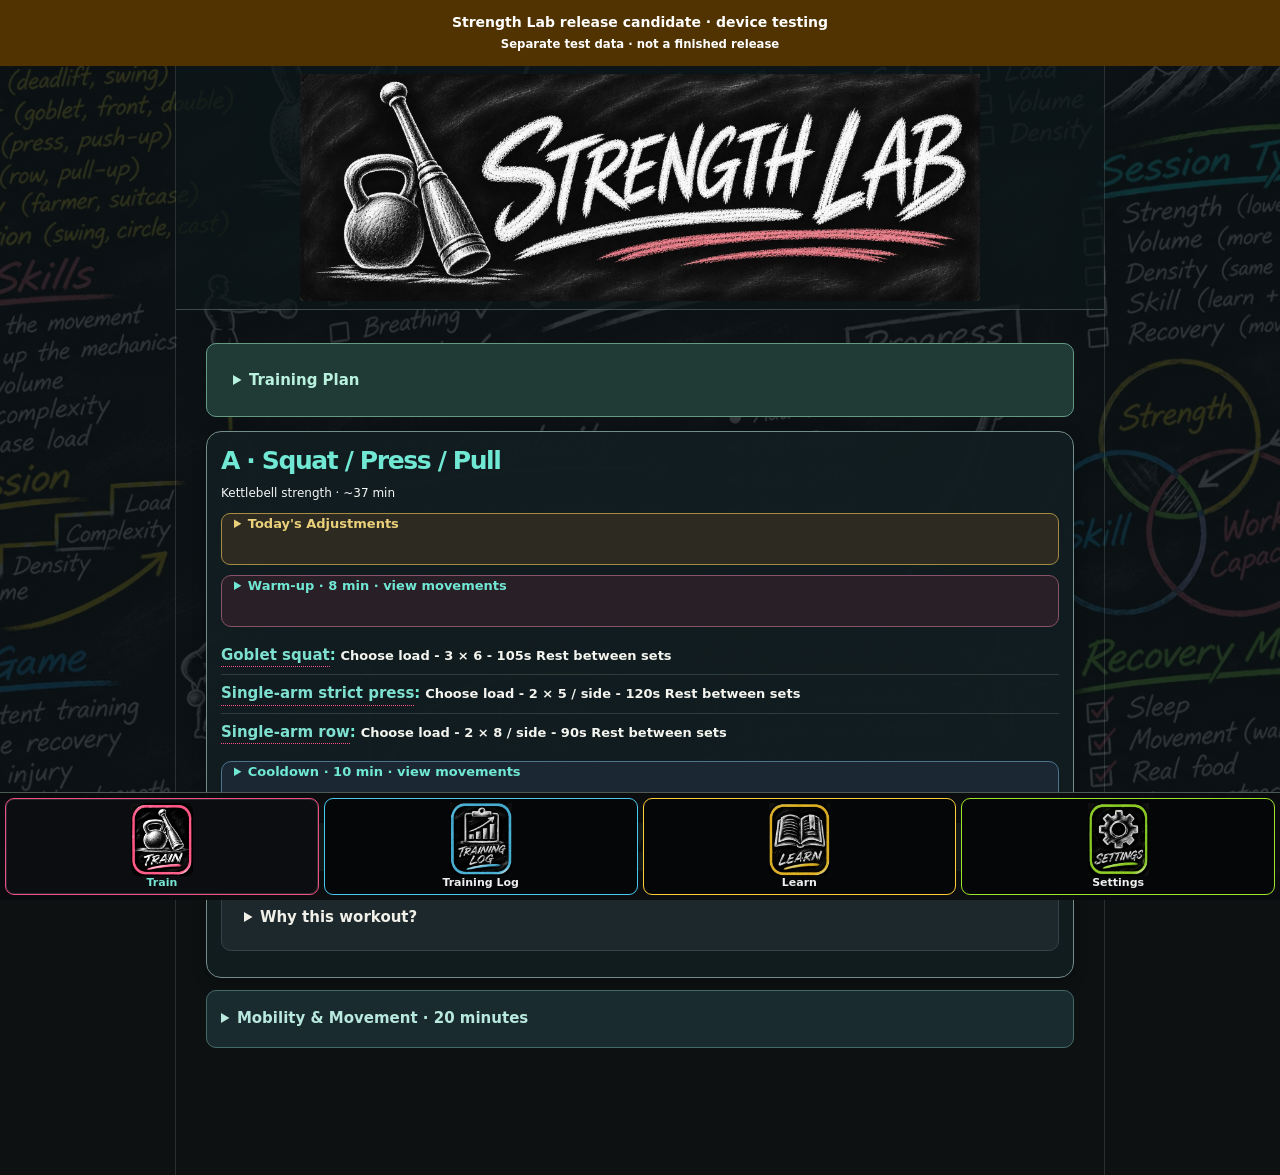
<file: index.html>
<!doctype html><html lang="en"><head><meta charset="utf-8"><meta name="viewport" content="width=device-width,initial-scale=1,viewport-fit=cover"><meta name="theme-color" content="#151719"><meta name="description" content="Strength Lab — lifelong kettlebell and club training"><link rel="manifest" href="manifest.webmanifest?v=rc83-maintenance-hosts"><link rel="icon" href="icon-192.png?v=rc83-maintenance-hosts"><link rel="stylesheet" href="styles.css?v=rc83-maintenance-hosts"><link rel="stylesheet" href="interface-polish.css?v=rc83-maintenance-hosts"><title>Strength Lab · Development Preview</title></head><body><aside id="development-preview" style="padding:12px 16px;background:#503300;color:#fff;font:600 14px/1.5 system-ui;text-align:center">Strength Lab release candidate · device testing<br><small>Separate test data · not a finished release</small></aside><div class="shell"><header class="mast"><div class="brand"><img class="brand-chalk" src="strength-lab-banner.webp" alt="Strength Lab — kettlebell and leaning club"></div></header><main id="app" tabindex="-1"></main><nav class="bottom" aria-label="Main navigation"><button data-tab="today" class="active"><span class="nav-art" style="--nav-art:url(nav-train.webp)" aria-hidden="true"></span>Train</button><button data-tab="progress"><span class="nav-art" style="--nav-art:url(nav-training-log.webp)" aria-hidden="true"></span>Training Log</button><button data-tab="learn"><span class="nav-art" style="--nav-art:url(nav-learn.webp)" aria-hidden="true"></span>Learn</button><button data-tab="settings"><span class="nav-art" style="--nav-art:url(nav-settings.webp)" aria-hidden="true"></span>Settings</button></nav></div><script src="engine.js"></script><script src="session-timer.js"></script><script src="movement-instruction.js"></script><script src="programming-education.js"></script><script src="learning.js"></script><script src="rolling-calendar.js"></script><script src="notebook.js"></script><script src="training-settings.js"></script><script src="app.js?v=rc83-maintenance-hosts" defer></script><dialog id="transcript-dialog"><div class="reader-header"><div><strong id="transcript-title"></strong><p id="transcript-meta" class="muted small"></p></div><form method="dialog"><button class="button secondary">Close</button></form></div><p class="small"><a id="transcript-link" target="_blank" rel="noopener noreferrer">Original source</a></p><div id="transcript-body" class="transcript-body"></div></dialog><dialog id="movement-history-dialog" class="movement-history-dialog" aria-label="Movement history"><form method="dialog"><button class="button secondary smallbtn">Close</button></form><div id="movement-history-content"></div></dialog><dialog id="movement-dialog" aria-labelledby="movement-dialog-title"><header class="reader-header"><h2 id="movement-dialog-title"></h2><form method="dialog"><button class="button secondary" autofocus>Close instruction</button></form></header><div id="movement-dialog-body"></div></dialog></body></html>
</file>
<file: styles.css>
:root{font-family:system-ui,-apple-system,'Segoe UI',sans-serif;color-scheme:dark;--bg:#151719;--card:#222527;--line:#393e40;--text:#f0f0e8;--muted:#a8aeab;--accent:#d6f45c;--red:#ff8a84}*{box-sizing:border-box}html{scroll-behavior:smooth}body{margin:0;background:var(--bg);color:var(--text);font-size:15px;line-height:1.48}button,input,select,textarea{font:inherit}button{cursor:pointer}button:disabled{opacity:.4;cursor:not-allowed}.shell{max-width:820px;margin:auto;min-height:100vh;padding-bottom:90px}.mast{height:72px;padding:13px 18px;display:flex;align-items:center;justify-content:space-between;border-bottom:1px solid var(--line)}.brand{display:flex;align-items:center;gap:12px}.brand strong{display:block;font-weight:900;letter-spacing:.065em;font-size:17px;line-height:1.1}.brand small{display:block;font-size:10px;letter-spacing:.18em;color:var(--muted);margin-top:3px}.mark{font-size:27px;font-weight:1000;letter-spacing:-.13em;color:var(--text);transform:rotate(-7deg);display:block}.mark span{color:var(--accent)}.net{font-size:10px;letter-spacing:.08em;color:var(--muted)}main{padding:18px 15px 30px}.bottom{position:fixed;bottom:0;left:0;right:0;display:flex;justify-content:center;background:#151719f5;border-top:1px solid var(--line);z-index:10;padding-bottom:env(safe-area-inset-bottom)}.bottom button{width:25%;max-width:205px;border:0;background:none;color:var(--muted);padding:10px 2px 9px;font-size:11px;font-weight:750}.bottom button span{display:block;font-size:20px;margin-bottom:1px}.bottom button.active{color:var(--accent)}h1,h2,h3,p{margin:0}h1{font-size:clamp(28px,6vw,40px);font-weight:900;letter-spacing:-.055em;line-height:1.05}h2{font-size:20px;letter-spacing:-.03em}h3{font-size:16px}p{margin:9px 0}.muted{color:var(--muted)}.small{font-size:12px}.eyebrow{font-size:11px;text-transform:uppercase;letter-spacing:.15em;color:var(--accent);font-weight:800}.hero{padding:14px 0 20px}.hero p{max-width:60ch}.card{background:var(--card);border:1px solid var(--line);border-radius:10px;padding:17px;margin:12px 0}.card h2{margin-bottom:8px}.row{display:flex;align-items:center;justify-content:space-between;gap:12px}.wrap{flex-wrap:wrap}.stack{display:grid;gap:12px}.pill{border:1px solid var(--line);border-radius:30px;padding:4px 9px;font-size:11px;color:var(--muted);white-space:nowrap}.accent{color:var(--accent)}.button{border:1px solid var(--accent);background:var(--accent);color:#151719;border-radius:7px;font-weight:850;padding:12px 15px;min-height:45px}.button.secondary{border-color:var(--line);background:#303436;color:var(--text)}.button.danger{border-color:#744644;background:#3a2929;color:#ffc7c3}.button.smallbtn{min-height:34px;padding:7px 10px;font-size:12px}.button.full{width:100%}.buttonrow{display:flex;flex-wrap:wrap;gap:8px;margin-top:12px}.metrics{display:grid;grid-template-columns:repeat(3,1fr);gap:8px;margin:14px 0}.metric{border:1px solid var(--line);border-radius:7px;padding:12px 6px;text-align:center}.metric strong{display:block;font-size:21px;letter-spacing:-.04em}.metric span{display:block;color:var(--muted);font-size:10px;text-transform:uppercase;letter-spacing:.05em}.notice{border-left:3px solid var(--accent);background:#2b3024;padding:11px 13px;font-size:13px;margin:12px 0}.warning{border-left-color:var(--red);background:#352725}.field{display:grid;gap:5px;margin:12px 0}.field label,.field>span{font-weight:750;font-size:12px;color:var(--muted)}input,select,textarea{width:100%;background:#141718;color:var(--text);border:1px solid #555d5d;border-radius:7px;padding:10px;min-height:42px}textarea{min-height:70px}input[type=checkbox]{width:20px;height:20px;min-height:20px;accent-color:var(--accent)}.setrow{display:grid;grid-template-columns:44px 1fr 1fr 60px;gap:7px;align-items:end;margin:9px 0}.setrow label{font-size:10px;color:var(--muted);display:grid;gap:3px}.setrow input{padding:8px 4px;text-align:center}.setrow .done{min-height:41px;background:#32383a;border:1px solid var(--line);color:var(--text);border-radius:6px;font-weight:900}.setrow .done.checked{background:var(--accent);color:#141718}.setrow .index{font-weight:800;padding-bottom:11px}.exercise{border-top:1px solid var(--line);padding-top:16px;margin-top:17px}.exercise-head{display:flex;justify-content:space-between;align-items:start;gap:10px}.exercise-head h3{font-size:18px}.rx{font-size:13px;margin:8px 0;color:var(--muted)}.rx strong{color:var(--text)}details{border-top:1px solid var(--line);padding:11px 0}summary{cursor:pointer;font-weight:800}ul{padding-left:20px;margin:8px 0}li{margin:4px 0}.timer{position:sticky;top:0;z-index:4;display:flex;align-items:center;justify-content:space-between;background:#1e2420;border:1px solid #4a5540;padding:10px 12px;border-radius:8px;margin:10px 0}.timer strong{font-size:21px;font-variant-numeric:tabular-nums}.choice{display:flex;flex-wrap:wrap;gap:7px;margin:12px 0}.choice button{background:#303436;color:var(--text);border:1px solid var(--line);border-radius:7px;padding:9px 13px}.choice button.active{border-color:var(--accent);color:var(--accent)}.list-item{display:flex;justify-content:space-between;align-items:center;gap:10px;border-top:1px solid var(--line);padding:13px 0}.list-item:first-of-type{border-top:0}.tag{font-size:10px;letter-spacing:.06em;text-transform:uppercase;color:var(--accent)}.bar{height:7px;background:#3b4242;border-radius:20px;overflow:hidden;margin:9px 0}.bar>div{height:100%;background:var(--accent)}.empty{padding:20px 0;color:var(--muted)}.stage{display:flex;gap:6px;margin:14px 0}.stage div{flex:1;text-align:center;border-radius:5px;padding:9px 3px;background:#303436;color:var(--muted);font-size:11px}.stage .on{background:var(--accent);color:#141718;font-weight:900}.footer-note{font-size:11px;color:var(--muted);margin-top:12px}.section-title{margin-top:25px}.link{color:var(--accent);text-decoration:underline}.two{display:grid;grid-template-columns:1fr 1fr;gap:9px}.sr{position:absolute;width:1px;height:1px;overflow:hidden;clip:rect(0,0,0,0)}@media(min-width:680px){main{padding:25px 30px}.card{padding:22px}.bottom{max-width:820px;margin:auto}.setrow{grid-template-columns:60px 1fr 1fr 80px}}@media(prefers-reduced-motion:reduce){*{scroll-behavior:auto!important}}

.source-open{background:none;border:0;color:inherit;text-align:left;font:inherit;font-weight:700;text-decoration:underline;text-decoration-color:var(--accent,#b7f24a);text-underline-offset:3px;cursor:pointer;padding:.25rem 0}#transcript-dialog{width:min(900px,94vw);max-height:90vh;background:#17191b;color:#f4f3ed;border:1px solid #747b77;border-radius:12px;padding:1.2rem}.reader-header{display:flex;align-items:flex-start;justify-content:space-between;gap:1rem}.reader-header strong{font-size:1.2rem}.transcript-body{white-space:pre-wrap;line-height:1.65;overflow:auto;font-size:1rem;max-height:66vh;word-break:break-word}#transcript-dialog::backdrop{background:rgba(0,0,0,.8)}

/* Workout navigation: timer remains accessible without covering the set overview. */
#workout-focus,#workout-overview{scroll-margin-top:100px}.workout-jumps,.overview-heading{display:flex;align-items:center;justify-content:space-between;gap:12px;flex-wrap:wrap;margin:12px 0}.workout-jumps a,.overview-heading a{font-size:13px;color:var(--accent);font-weight:750;text-decoration:underline;text-underline-offset:3px}.timer{top:8px;flex-wrap:wrap;gap:8px;box-shadow:0 5px 20px #0008}.timer .row{flex:1 1 150px}.timer .buttonrow{margin-top:0;flex:1 1 200px;justify-content:flex-end}.timer button{min-height:44px}@media(max-width:430px){.timer{padding:9px;top:4px}.timer .row{flex-basis:100%}.timer .buttonrow{justify-content:space-between;flex-basis:100%}.timer button{flex:1}.workout-jumps a{min-height:40px;display:inline-flex;align-items:center}}

/* UX review 1: the interval face is an actual touch control; it never covers sets. */
.timer{position:relative!important;top:auto!important;display:block;z-index:auto;scroll-margin-top:16px}.timer .row{display:flex;flex-wrap:wrap}.timer .timer-face{border:1px solid var(--accent);border-radius:8px;background:#151b18;color:var(--accent);min-height:56px;min-width:112px;padding:10px;font-size:30px;font-weight:850;font-variant-numeric:tabular-nums}.timer .buttonrow{justify-content:flex-start}.timer button{touch-action:manipulation;min-height:48px}.timer p{margin:5px 0}.timer .buttonrow button{flex:1 1 auto}

/* Learn: focused touch pathways and practical instruction, not a giant chart. */
.learn-filters{display:grid;gap:12px;margin:14px 0}.learn-filters label{font-size:13px;font-weight:750}.learn-node{display:flex;flex-direction:column;gap:8px;width:100%;padding:14px;margin:8px 0;border:1px solid var(--line);border-radius:9px;background:var(--card);color:var(--text);text-align:left;min-height:56px;touch-action:manipulation}.learn-node strong{font-size:16px}.learn-status{display:inline-block;font-size:12px;padding:5px 8px;border:1px solid #687476;border-radius:6px;width:fit-content}.status-learned{color:#b8efb4;border-color:#6d9469}.status-practicing{color:#a6dce7;border-color:#5a8b96}.status-available{color:var(--accent)}.status-blocked{color:#ffc4b2;border-color:#a06b5c}.instruction-section{margin:20px 0;border-top:1px solid var(--line);padding-top:15px}.instruction-section h3{font-size:18px}.movement-instruction h2{font-size:25px;line-height:1.15}.movement-instruction>.learn-status{margin:8px 0}.video-link{display:inline-flex;align-items:center;text-decoration:none;min-height:48px}.learning-dimensions{display:grid;gap:10px}.learning-dimensions>div{background:#171c1e;padding:12px;border-radius:8px}.learning-dimensions h4{margin:0;font-size:15px}.learning-dimensions p{font-size:13px}.pathway-center{border:2px solid var(--accent);border-radius:10px;padding:16px}.pathway-arrow{text-align:center;font-size:27px;color:var(--accent);padding:4px}.focused-pathway h3{font-size:15px}.learn-node:focus-visible,.timer button:focus-visible{outline:3px solid var(--accent);outline-offset:3px}.movement-instruction,.focused-pathway{scroll-margin-top:12px}@media(min-width:650px){.learn-filters{grid-template-columns:1fr 1fr}.learning-dimensions{grid-template-columns:1fr 1fr}}

/* Guided mobility stays inside narrow phone viewports. */
#mobility-session{box-sizing:border-box;min-width:0;max-width:100%;overflow-wrap:anywhere}
#mobility-session ol{min-width:0;max-width:100%;box-sizing:border-box;padding-inline-start:1.35rem;margin-inline:0}
#mobility-session li{min-width:0;max-width:100%;overflow-wrap:anywhere}
#mobility-session button{max-width:100%;min-width:0;white-space:normal}

/* Phone layout: mobility is a vertical session, not a horizontal list-item row. */
#mobility-session.list-item{display:block;width:100%;min-width:0;align-items:initial}
#mobility-session>h2,#mobility-session>p,#mobility-session>ol,#mobility-session>div{display:block;width:100%;min-width:0;max-width:100%}
#mobility-session ol{list-style-position:outside;padding-inline-start:1.6rem}
#mobility-session li{display:list-item;width:auto;max-width:100%;white-space:normal;word-break:normal;overflow-wrap:break-word;line-height:1.5;margin-block:0.65rem}
#mobility-session .source-open{display:inline;white-space:normal}

#mobility-session>summary{display:list-item;font-weight:800;color:#b9e9de;cursor:pointer;min-height:40px;padding:8px 0}
#mobility-session:not([open]){padding:8px 14px;margin:12px 0;background:#192b2e;border:1px solid #466a69;border-radius:10px}
#mobility-session[open]{padding:12px 14px;margin:12px 0;background:#192b2e;border:1px solid #466a69;border-radius:10px}

/* Four equally spaced primary tabs on narrow phones. */
.bottom{display:grid;grid-template-columns:repeat(4,minmax(0,1fr));width:100%;box-sizing:border-box;justify-content:stretch}
.bottom button{width:100%;max-width:none;min-width:0;padding:10px 1px 9px;font-size:clamp(9px,2.5vw,11px);overflow:hidden;text-overflow:ellipsis;white-space:nowrap}
</file>
<file: interface-polish.css>
/* Active workout: quiet hierarchy, one prominent action. */
:root{--accent:#9de3cb;--bg:#12191c;--card:#1c282c;--line:#344347;--muted:#b1c2c4}
.workout-focus{border:1px solid #3d6864;border-radius:22px;padding:22px;margin:18px 0;background:linear-gradient(150deg,#203b3c 0%,#18282b 75%);box-shadow:0 14px 35px #0002}
.focus-kicker{font-size:11px;font-weight:800;letter-spacing:.13em;color:#a7e8d3;display:flex;justify-content:space-between;gap:12px}
.focus-track{height:6px;border-radius:8px;background:#365153;overflow:hidden;margin:13px 0 24px}
.focus-track>div{height:100%;background:#a5ebd2;border-radius:8px;transition:width .2s ease}
.focus-label{font-size:11px;font-weight:800;letter-spacing:.12em;color:#a7c9c9}
.workout-focus h2{font-size:clamp(24px,5vw,35px);letter-spacing:-.035em;margin:5px 0 7px;line-height:1.13}
.workout-focus p{margin:8px 0 18px}.workout-focus .focus-action{min-height:56px;font-weight:800;font-size:17px}
.workout-focus .small{margin:11px 0 0}
.exercise .setrow input{min-height:44px}
.exercise .done{min-width:48px;min-height:48px}
button:focus-visible,input:focus-visible,select:focus-visible,textarea:focus-visible{outline:3px solid #d2f6e9;outline-offset:3px}
@media(max-width:520px){.workout-focus{padding:19px 16px;border-radius:18px}.workout-focus h2{font-size:27px}}

/* Distinct timer modes, without hiding the full exercise overview. */
.timer[data-timer-mode="rest"]{border-left:4px solid #d99a4c}
.timer[data-timer-mode="work"]{border-left:4px solid #31b99f}
.timer[data-timer-mode="warmup"],.timer[data-timer-mode="cooldown"]{border-left:4px solid #789db4}
.timer #clock{font-variant-numeric:tabular-nums;font-size:clamp(1.5rem,5vw,2.3rem)}
@media(max-width:480px){.timer .buttonrow{display:flex;flex-wrap:wrap;gap:6px}.timer .buttonrow button{min-height:44px}}
/* Workout overview navigation and timer: sticky only on screens with enough vertical space. */
.workout-jumps{display:flex;flex-wrap:wrap;gap:10px;margin:12px 0 16px}
.workout-jumps a,.overview-heading a{color:#b8f0df;text-decoration:underline;text-underline-offset:3px;min-height:44px;display:inline-flex;align-items:center}
.overview-heading{display:flex;align-items:center;justify-content:space-between;flex-wrap:wrap;gap:10px;margin-top:22px}
#workout-overview,#workout-focus,.exercise{scroll-margin-top:170px}
.timer{position:sticky;top:8px;z-index:5;background:var(--card,#1c282c);box-shadow:0 5px 18px #0006}
.timer .buttonrow{display:flex;flex-wrap:wrap;gap:8px}
@media(max-width:480px){.timer{top:4px;padding:10px 12px}.timer #clock{font-size:1.65rem}.timer .buttonrow button{flex:1 1 auto}.overview-heading h2{font-size:1.2rem}}
@media(max-height:600px){.timer{position:relative;top:auto}#workout-overview,#workout-focus,.exercise{scroll-margin-top:16px}}
@media(prefers-reduced-motion:reduce){html{scroll-behavior:auto}}

/* Review 2: a prewritten, compact notebook. Sticky inside the full workout,
   never inside a short card or a collapsing preparation section. */
#app>.timer{position:sticky!important;top:0!important;z-index:8;display:grid;grid-template-columns:1fr;gap:3px;margin:0 0 12px;padding:6px 10px;background:#18282b;box-shadow:0 3px 10px #0009;border-radius:8px}
#app>.timer .row{flex-wrap:nowrap;gap:8px}#app>.timer .row>div{min-width:0}#app>.timer #timer-label{display:block;font-size:12px;line-height:1.2;max-width:42ch}#app>.timer .row p{font-size:10px;line-height:1.2;margin:3px 0}#app>.timer .timer-face{min-height:44px;min-width:90px;padding:3px 8px;font-size:25px}#app>.timer>.buttonrow{margin:0;gap:6px;display:flex}#app>.timer>.buttonrow button{min-height:40px;padding:6px;font-size:12px}#app>.timer>p{display:none}
.workout-title{margin:8px 0 12px}.workout-title h1{font-size:24px;line-height:1.15}.workout-title .eyebrow{font-size:10px}.notebook-exercise{border-top:1px solid var(--line);padding:10px 0;margin:0;background:transparent}.notebook-exercise .rx{font-size:13px;margin:3px 0;line-height:1.4}.movement-link{background:none;border:0;border-bottom:1px dotted var(--accent);color:var(--text);font-size:15px;text-align:left;font-weight:800;padding:5px 0;min-height:36px;touch-action:manipulation}.movement-link:focus-visible{outline:2px solid var(--accent)}.notebook-exercise>.row{align-items:flex-start}.notebook-exercise>.row>.button{min-height:44px}.notebook-exercise details{padding:5px 0;border:0}.notebook-exercise details>summary{font-size:12px;color:var(--muted);min-height:36px;padding:7px 0}.notebook-set{border:1px solid var(--line);border-radius:6px;padding:8px;margin:10px 0;min-width:0}.notebook-set legend{font-size:12px}.notebook-set label{font-size:12px}.notebook-set .two{margin-bottom:7px}.notebook-set input{padding:7px;min-height:40px}.notebook-set input[type=checkbox]{min-height:22px;width:22px}.notebook-set button{min-height:40px}.notebook-set .done{border:1px solid var(--line);color:var(--text);background:#263a3c;min-width:42px;border-radius:6px}.notebook-set .done.checked{background:var(--accent);color:#121b1c}.preparation{padding:9px 0}.preparation summary{font-size:13px;min-height:36px}.preparation li{font-size:13px;margin:10px 0}.preparation ol{padding-left:20px}.cycle-sequence{display:grid;gap:6px}.cycle-workout{display:flex;flex-wrap:wrap;gap:6px;justify-content:space-between;align-items:center;width:100%;text-align:left;background:#1e2c30;border:1px solid var(--line);border-radius:7px;color:var(--text);padding:10px;min-height:64px}.cycle-workout.selected{border-color:var(--accent)}.cycle-workout small{display:block;color:var(--muted);font-size:11px}.cycle-workout .pill{font-size:10px}.cycle-change{width:100%}.selected-workout{border-top:1px solid var(--line);margin-top:20px;padding-top:16px}.selected-workout h2{font-size:21px}.selected-workout .list-item{padding:8px 0}.today-adjustments{font-size:13px}.today-adjustments .two{margin-top:8px}.today-adjustments label{font-size:12px}.history-summary{display:block;margin:5px 0}.history-list{margin:12px 0 25px}#movement-dialog{width:min(650px,96vw);max-height:88dvh;overflow:auto;border:1px solid var(--line);border-radius:10px;background:#182428;color:var(--text);padding:16px}#movement-dialog::backdrop{background:#000b}#movement-dialog h2{font-size:20px}#movement-dialog h3{margin-top:14px;font-size:15px}#movement-dialog li{font-size:14px}#movement-dialog .reader-header{position:sticky;top:-16px;background:#182428;padding:8px 0;z-index:1}#finish-workout{margin:14px 0 6px}#history-editor label{display:block;margin:8px 0;font-size:12px}#history-editor{padding:8px 0}#finish-panel>summary{min-height:44px;padding:8px 0}#workout-focus{padding:8px 0}#workout-focus summary{font-size:12px;min-height:36px}.notebook-exercise{scroll-margin-top:135px}

.notebook-exercise details[data-editor]:not([open]){display:none}

/* Review 3: seven flexible opportunities above a quiet prescription. */
#training-calendar{background:#60343d;border:2px solid #8f243e;border-radius:10px;padding:10px;margin-bottom:16px}.calendar-header{display:flex;justify-content:space-between;align-items:center;gap:8px;margin-bottom:10px}.calendar-header>div{text-align:center;font-size:12px}.text-button{border:0;background:none;color:var(--accent);text-decoration:underline;min-height:36px;padding:3px;font-weight:750;text-align:left}.calendar-header .text-button{display:block;margin:auto}.calendar-grid{display:grid;grid-template-columns:repeat(7,minmax(0,1fr));gap:4px}.calendar-day{min-width:0;min-height:104px;border:1px solid #596568;border-radius:7px;background:#20282c;color:var(--text);padding:7px 2px;display:flex;align-items:center;flex-direction:column;gap:5px}.calendar-day small{font-size:17px;font-weight:750;line-height:1.15}.calendar-day strong{font-size:19px}.calendar-day>span{font-size:17px;font-weight:750;line-height:1.15;overflow-wrap:anywhere}.calendar-day.strength{background:#23453e;border-color:#467568}.calendar-day.cycling{background:#253a57;border-color:#5c7c9f}.calendar-day.activity{background:#483e27;border-color:#8c7950}.calendar-day.completed{box-shadow:inset 0 -4px #8bcea6}.calendar-day.current-day strong{border-bottom:2px solid var(--accent)}.calendar-day.selected-day{outline:2px solid #f2e4b3;outline-offset:1px}.calendar-legend{display:flex;gap:9px;flex-wrap:wrap;font-size:10px;color:#bfd1cf;margin-top:10px}.selected-workout{background:#172326;border:1px solid #3c5357;border-radius:9px;padding:13px;margin:0 0 12px}.selected-workout h1{font-size:23px;line-height:1.2}.selected-workout .list-item{padding:7px 0}.selected-workout .rx{margin:2px 0}.today-adjustments>summary{font-size:12px}.activity-record{display:block;width:100%;text-align:left;color:var(--text);background:#293749;border:1px solid #5a7188;border-radius:7px;padding:11px;margin:8px 0}.setup-card{background:#1c2b30;border:1px solid var(--line);border-radius:10px;padding:14px}.setup-card h2{font-size:16px;margin:14px 0 7px}.setup-card>label{display:block;font-size:12px;margin:9px 0}.activity-options{display:grid;grid-template-columns:1fr 1fr;gap:8px}.activity-options label{font-size:12px;display:flex;align-items:center;gap:7px;min-height:36px}#advanced-settings{margin-top:20px}.simple-set-head,.simple-set-row{display:grid;grid-template-columns:28px 1fr 1fr 1fr;gap:5px;align-items:center}.simple-set-head{font-size:11px;color:var(--muted);margin:8px 0 3px}.simple-set-row{margin:6px 0}.simple-set-row input{min-width:0;padding:7px 3px;text-align:center;min-height:44px}.partial-set,.method-fields{font-size:12px}.partial-set summary,.method-fields summary{min-height:36px;padding:6px 0}.notebook-exercise{border:1px solid #40585b;border-radius:8px;padding:10px;margin:8px 0;background:#1b2c30}.notebook-exercise:nth-child(even){background:#18262d}.notebook-exercise .movement-link{font-size:15px}.history-table{width:100%;border-collapse:collapse;font-size:12px}.history-table td,.history-table th{padding:9px 5px;border-bottom:1px solid var(--line);text-align:left;vertical-align:top}.history-table td:first-child{white-space:nowrap}.history-table .text-button{font-size:13px}.history-table small{display:block;color:var(--muted);font-size:11px}.history-table td:last-child{max-width:95px;font-size:11px}#movement-progress,#working-loads{margin-top:18px}#app>.timer{background:#102d34;border:2px solid #a8ecdc;border-left:6px solid #a8ecdc}#app>.timer .timer-face{background:#09202a;color:#e0fff5;border-color:#b8ffee;font-size:29px}#app>.timer #timer-label{color:#f1fff9;font-weight:800}.timer-cue{display:block;text-align:center;color:#fff3ad;font-size:25px;min-height:0}.timer-cue:empty{display:none}.timer .buttonrow button:first-child{background:#b3f3e3;color:#082328}#finish-options{margin-top:12px}#programming-education>details{padding:13px 0}#programming-education h3{font-size:14px;margin-top:12px}

/* UX review: workout titles in teal; details and prescriptions remain white. */
#selected-workout>.eyebrow{display:none}
#selected-workout h1,#selected-workout .movement-link,#selected-workout .preparation>summary{color:#7ee0d0}
#selected-workout .rx,#selected-workout .rx strong,#selected-workout .rx span,#selected-workout>p{color:var(--text)}

/* Calendar and workout detail review: force teal only on titles. */
#selected-workout h1,#selected-workout .list-item .movement-link,#selected-workout details.preparation > summary,#workout-overview .movement-link,.workout-title h1{color:#7ee0d0 !important}
#selected-workout .rx,#selected-workout .rx *,#selected-workout .small.muted{color:#f5f7f6 !important}

/* UX review: clearly differentiated expandable workout sections. */
#selected-workout details.today-adjustments,
#selected-workout details.preparation{
  border:2px solid #274c83;
  border-radius:10px;
  background:#243b53;
  padding:12px 14px;
  margin:12px 0;
}
#selected-workout details.today-adjustments[open],
#selected-workout details.preparation[open]{background:#304b66;border-color:#37669e}
#selected-workout details.today-adjustments>summary,
#selected-workout details.preparation>summary{min-height:38px;display:list-item;cursor:pointer}
#selected-workout details.today-adjustments>summary{color:#f5f7f6}
#selected-workout details.today-adjustments select{background:#1b3046;border:1px solid #4e7398;color:#fff}

/* UX review: adjustments title separate; individual dropdown bubbles respond to selection. */
#selected-workout details.today-adjustments,
#selected-workout details.today-adjustments[open]{background:transparent;border:0;border-radius:0;padding:8px 0;margin:14px 0 18px}
#selected-workout details.today-adjustments>summary{color:#ffda57 !important;font-weight:850}
#selected-workout details.today-adjustments .two{gap:12px;margin-top:12px}
#selected-workout details.today-adjustments label{display:flex;flex-direction:column;gap:7px;color:#f5f7f6}
#selected-workout details.today-adjustments select{appearance:auto;background:#26394e;border:2px solid #3b5c81;border-radius:12px;color:#fff;padding:12px;min-height:52px;transition:background .15s,border-color .15s,box-shadow .15s}
#selected-workout details.today-adjustments select:focus,
#selected-workout details.today-adjustments select:focus-visible{background:#486a91;border-color:#89b8ee;box-shadow:0 0 0 3px #37669e66;outline:none}
#selected-workout details.preparation,
#selected-workout details.preparation[open]{background:#243b53;border:2px solid #274c83;border-radius:10px;padding:12px 14px;margin:12px 0}
#selected-workout details.preparation[open]{background:#304b66;border-color:#37669e}

/* UX review: lime calendar, yellow adjustments card, red warmup, blue cooldown. */
#training-calendar{background:#344c30;border:2px solid #829d45}
#selected-workout details.today-adjustments,
#selected-workout details.today-adjustments[open]{background:#45402b;border:2px solid #bd9e32;border-radius:10px;padding:12px 14px;margin:12px 0}
#selected-workout details.today-adjustments[open]{background:#514a2d;border-color:#e2bf48}
#selected-workout details.today-adjustments>summary{color:#ffda57 !important}
#selected-workout details.today-adjustments select{background:#393b35;border:2px solid #8d813b}
#selected-workout details.today-adjustments select:focus,#selected-workout details.today-adjustments select:focus-visible{background:#625733;border-color:#f3d768;box-shadow:0 0 0 3px #a38a3455}
#selected-workout details.preparation[data-panel="warmup"],
#selected-workout details.preparation[data-panel="warmup"][open]{background:#4e303a;border:2px solid #922f4c}
#selected-workout details.preparation[data-panel="warmup"][open]{background:#603844;border-color:#b94a64}
#selected-workout details.preparation[data-panel="cooldown"],
#selected-workout details.preparation[data-panel="cooldown"][open]{background:#243b53;border:2px solid #274c83}
#selected-workout details.preparation[data-panel="cooldown"][open]{background:#304b66;border-color:#37669e}
#selected-workout .prep-exercises{margin-top:8px}
#selected-workout .prep-exercise{padding:9px 0;border-top:1px solid #ffffff24}
#selected-workout .prep-exercise:first-child{border-top:0}
#selected-workout .prep-name .movement-link{font-weight:800}
#selected-workout .prep-exercise .rx{margin:3px 0 0;line-height:1.4}

/* Strength Lab chalkboard backdrop: decorative notes live outside the readable app. */
body{
 background-color:#111c1a;
 background-image:
  radial-gradient(ellipse at 17% 22%,#ffffff0a,transparent 34%),
  radial-gradient(ellipse at 85% 75%,#ffffff09,transparent 39%),
  repeating-linear-gradient(9deg,#e0efdf08 0px,transparent 2px,transparent 9px),
  repeating-linear-gradient(93deg,#cbd6c906 0px,transparent 1px,transparent 13px);
 background-attachment:fixed;
}
.shell{position:relative;z-index:1;background:#101b1cde;box-shadow:0 0 35px #050a0a88}
body::before,body::after{
 position:fixed;top:120px;width:max(0px,calc((100vw - 860px)/2 - 30px));
 max-width:250px;z-index:0;pointer-events:none;white-space:pre-line;
 font-family:"Comic Sans MS","Segoe Print","Bradley Hand",cursive;
 font-style:italic;font-weight:700;font-size:clamp(13px,1.35vw,20px);
 line-height:1.85;letter-spacing:.025em;
 text-shadow:1px 0 1px currentColor,0 0 8px #ffffff20;
 transform:rotate(-5deg);opacity:.73;
}
body::before{
 left:clamp(10px,2.2vw,36px);
 color:#d4d988;
 content:"THE LONG GAME\\a────────────\\aMove well\\aBuild capacity\\aProgress slowly\\aAdd complexity\\a\\aSKILL FIRST\\a──────────\\aHinge • Squat\\aPush • Pull\\aCarry • Rotate";
}
body::after{
 right:clamp(10px,2.2vw,36px);transform:rotate(4deg);
 color:#e58c9c;
 content:"TRAINING NOTES\\a────────────\\aQuality > quantity\\aOwn the movement\\aPractice with intent\\a\\aPROGRESSION\\a──────────\\aTime + reps\\aLoad + density\\aRecovery matters\\a\\aSTRONG FOR LIFE";
}
@media(min-width:1200px){
 body::before{color:#d5ce70}
 body::after{color:#da8396}
}
@media(max-width:1090px){
 body::before,body::after{display:none}
 .shell{background:#101b1ce8}
}
@media(prefers-reduced-motion:reduce){body{background-attachment:scroll}}

/* UX8: unified chalkboard artwork, stronger workout framing, custom identity. */
body{
 background:#101a19 url("chalkboard-art.svg") center top / cover fixed no-repeat;
}
body::before,body::after{display:none!important}
.shell{
 max-width:930px;
 background:#0c1719b5;
 border-left:1px solid #e4f4eb22;
 border-right:1px solid #e4f4eb22;
 box-shadow:0 0 28px #030707bb;
 backdrop-filter:blur(1.5px);
}
.mast{height:88px;background:#0b1618a8;border-bottom:1px solid #b3c8c44b}
.brand{display:flex;flex-direction:column;align-items:flex-start;gap:0}
.brand-chalk{display:block;width:min(360px,68vw);height:65px;object-fit:contain;object-position:left center}
.brand-subtitle{font-size:9px;letter-spacing:.19em;color:#d1dfd5;padding-left:95px;margin-top:-7px}
.bottom{background:#101a1bf2;border-top:1px solid #c9e2d05c;gap:2px}
.bottom button{max-width:225px;color:#d9e0dc;font-size:12px;min-height:62px;display:flex;flex-direction:column;align-items:center;justify-content:center;gap:3px}
.bottom button.active{color:#78e6d5;background:#15353c;border-top:3px solid #78e6d5}
.bottom button .nav-icon{display:block;width:24px;height:24px;background:currentColor;-webkit-mask:var(--nav-icon) center/contain no-repeat;mask:var(--nav-icon) center/contain no-repeat;margin:0}
#selected-workout{
 background:#0d1b1ecb;
 border:3px solid #8da9a7;
 border-radius:18px;
 box-shadow:0 0 0 1px #e3f7e428,0 10px 35px #0009,inset 0 0 24px #d7f5e407;
 padding:19px;
}
#selected-workout h1,#selected-workout .movement-link,#selected-workout details.preparation>summary{color:#70e8d4!important}
#selected-workout .rx,#selected-workout .rx *{color:#f5f5ef!important}
#selected-workout details.today-adjustments{background:#4c422cdd!important}
#selected-workout details.today-adjustments[open]{background:#564b30e6!important}
#selected-workout details.preparation[data-panel="warmup"]{background:#542d3bdc!important}
#selected-workout details.preparation[data-panel="warmup"][open]{background:#643541e8!important}
#selected-workout details.preparation[data-panel="cooldown"]{background:#223c56dc!important}
#selected-workout details.preparation[data-panel="cooldown"][open]{background:#2c4a66e8!important}
#training-calendar{background:#344c30d9;border:2px solid #829d45}
#app .selected-workout .list-item{border-color:#cbd8d02b}
@media(min-width:1120px){.shell{max-width:930px}}
@media(max-width:700px){
 body{background-size:auto 100vh;background-position:center top;background-attachment:scroll}
 .shell{background:#0e191be0;backdrop-filter:none}
 .mast{height:78px;padding:8px 12px}
 .brand-chalk{width:min(270px,70vw);height:55px}
 .brand-subtitle{padding-left:70px;font-size:8px}
 #selected-workout{padding:13px;border-width:2px}
 .bottom button{font-size:10px}
 .bottom button .nav-icon{width:22px;height:22px}
}

/* UX9: approved raster artwork replaces generated placeholder vectors. */
body{background:#0e1515 url("chalkboard-background.webp") center top/cover fixed no-repeat!important}
body::before{
 content:""!important;display:block!important;position:fixed!important;inset:0!important;
 width:auto!important;max-width:none!important;top:0!important;left:0!important;right:0!important;
 background:url("chalk-notes-overlay.webp") center center/cover no-repeat!important;
 opacity:.23!important;mix-blend-mode:screen;pointer-events:none;z-index:0!important;
 transform:none!important;
}
body::after{display:none!important}
.shell{position:relative;z-index:1;background:#101a1bc4!important}
.mast{height:auto;min-height:85px;padding:8px 14px;background:#0c1619b3}
.brand-chalk{display:block;width:min(420px,75vw);height:auto;max-height:83px;object-fit:contain;object-position:left center}
.brand-subtitle{padding-left:12px;margin-top:-1px;color:#dfdfd5}
.bottom{display:flex;align-items:stretch;justify-content:space-around;gap:5px;padding:5px}
.bottom button{flex:1;min-width:0;max-width:180px;display:flex;flex-direction:column;gap:0;
 border:0;background:transparent!important;color:#eee;font-size:0!important;padding:2px 1px!important}
.bottom button.active{border-top:0!important;background:#ffffff0b!important}
.bottom button .nav-art{display:block;width:100%;height:76px;background-image:var(--nav-art);
 background-position:center;background-size:contain;background-repeat:no-repeat;
 filter:brightness(.88);transition:filter .15s,transform .15s}
.bottom button.active .nav-art{filter:brightness(1.16);transform:translateY(-2px)}
#selected-workout{background:#0d1b1ec0!important;border:3px solid #b5c7be!important;box-shadow:
 0 0 0 2px #ffffff20,0 12px 30px #0009,inset 0 0 0 1px #ffffff1a!important}
@media(max-width:700px){
 body{background-size:auto 100vh!important;background-attachment:scroll!important}
 body::before{background-size:auto 100vh!important;background-position:center top!important;opacity:.27!important}
 .shell{background:#101a1bd1!important}
 .mast{min-height:65px;padding:7px 10px}
 .brand-chalk{width:min(285px,77vw);max-height:58px}
 .brand-subtitle{font-size:8px;padding-left:8px}
 .bottom{gap:2px;padding:3px 2px}
 .bottom button .nav-art{height:58px}
 #selected-workout{border-width:2px!important}
}

/* UX10: display complete approved navigation artwork without cropping. */
.bottom{align-items:stretch;gap:clamp(2px,0.8vw,10px);padding:6px clamp(4px,1vw,12px)}
.bottom button{min-width:0;max-width:none;overflow:visible;padding:3px 1px!important;aspect-ratio:auto}
.bottom button .nav-art{width:100%;height:auto;aspect-ratio:415 / 489;background-size:contain!important;background-position:center center!important;background-repeat:no-repeat!important;flex:0 0 auto;transform:none}
.bottom button.active .nav-art{transform:none;filter:brightness(1.12)}
@media(max-width:700px){.bottom button .nav-art{height:auto;aspect-ratio:415 / 489}.bottom{gap:2px;padding:4px 3px}}

/* UX11: compact navigation artwork and unobstructed chalkboard background. */
body{background:#0e1515 url("chalkboard-background.webp") center top/cover fixed no-repeat!important}
body::before,body::after{display:none!important;content:none!important}
.shell{background:transparent!important;backdrop-filter:none!important;box-shadow:none!important}
.bottom{justify-content:center;gap:clamp(4px,1vw,12px);background:#101a1bdc!important}
.bottom button{flex:1 1 0;min-width:0;max-width:180px;align-items:center;justify-content:center}
.bottom button .nav-art{width:25%!important;max-width:46px!important;height:auto!important;aspect-ratio:415 / 489!important;background-size:contain!important;background-position:center!important;background-repeat:no-repeat!important}
@media(max-width:700px){.bottom button .nav-art{width:25%!important;max-width:34px!important}.shell{background:transparent!important}}

/* UX12: increase full-art navigation tiles to half of the original size. */
.bottom button .nav-art{width:50%!important;max-width:92px!important;height:auto!important;aspect-ratio:415/489!important;background-size:contain!important}
@media(max-width:700px){.bottom button .nav-art{width:50%!important;max-width:68px!important}}

/* UX13: uploaded Consistency chalkboard is the one full-page background. */
html{background:#0d1112!important}
body{background:#0d1112 url("kettlebell-consistency-chalkboard.webp") center top/cover fixed no-repeat!important}
body::before,body::after{display:none!important;content:none!important}
.shell{background:transparent!important;backdrop-filter:none!important}
@media(max-width:700px){body{background-attachment:fixed!important;background-size:cover!important;background-position:center top!important}}

/* UX14: chalk notes artwork is the sole full-app background. */
html{background:#0d1112!important}
body{background:#0d1112 url("chalk-notes-overlay.webp") center top/cover fixed no-repeat!important}
body::before,body::after{display:none!important;content:none!important;background:none!important}
.shell{background:transparent!important;backdrop-filter:none!important}
@media(max-width:700px){body{background:#0d1112 url("chalk-notes-overlay.webp") center top/cover fixed no-repeat!important}}

/* UX15: mute chalk notes by applying a 75% dark scrim to the background only. */
body{background-image:linear-gradient(#0d1112bf,#0d1112bf),url("chalk-notes-overlay.webp")!important;background-position:center top!important;background-size:cover!important;background-repeat:no-repeat!important;background-attachment:fixed!important}
@media(max-width:700px){body{background-image:linear-gradient(#0d1112bf,#0d1112bf),url("chalk-notes-overlay.webp")!important;background-attachment:fixed!important}}

/* UX16: calendar week range matches the date-cell typography, on one line. */
#training-calendar .calendar-header>div{flex:1;min-width:0;text-align:center;font-size:17px;line-height:1.15;white-space:nowrap}
#training-calendar .calendar-header>div strong{font-size:17px;font-weight:750;white-space:nowrap}

/* UX17: pink dotted underlines beneath teal exercise titles. */
#selected-workout .movement-link,.selected-workout .movement-link,.notebook-exercise .movement-link{border-bottom-color:#ff4f83!important}

/* UX18: maximize centered full-detail masthead artwork. */
.mast{display:flex!important;align-items:center!important;justify-content:center!important;min-height:0!important;height:auto!important;padding:8px 12px!important}
.mast .brand{display:flex!important;align-items:center!important;justify-content:center!important;width:100%!important;min-width:0!important}
.mast .brand-chalk{display:block!important;width:min(100%,680px)!important;max-width:100%!important;height:auto!important;max-height:none!important;object-fit:contain!important;object-position:center center!important;margin:0 auto!important}
@media(max-width:700px){.mast{padding:6px 8px!important}.mast .brand-chalk{width:100%!important;max-width:680px!important;height:auto!important;max-height:none!important}}

/* UX19: compact adjustments controls with muted golden dropdowns. */
#selected-workout details.today-adjustments,#selected-workout details.today-adjustments[open]{padding:7px 10px!important;margin:8px 0!important;border-radius:9px!important}
#selected-workout details.today-adjustments>summary{min-height:24px!important;padding:0!important;line-height:1.35!important;font-size:13px!important}
#selected-workout details.today-adjustments .two{display:grid!important;grid-template-columns:repeat(2,minmax(0,1fr))!important;gap:8px!important;margin-top:6px!important}
#selected-workout details.today-adjustments label{display:flex!important;flex-direction:row!important;align-items:center!important;gap:7px!important;font-size:12px!important;min-width:0!important}
#selected-workout details.today-adjustments select{flex:1!important;min-width:0!important;width:100%!important;min-height:32px!important;height:34px!important;padding:3px 8px!important;background:#39301a!important;border:1px solid #a58b36!important;border-radius:7px!important;color:#fff3ce!important;font-size:12px!important}
#selected-workout details.today-adjustments select:focus-visible{background:#45391d!important;border-color:#e3c65a!important}
#selected-workout details.today-adjustments p.small.muted{font-size:11px!important;line-height:1.25!important;margin:5px 0 0!important}
@media(max-width:520px){#selected-workout details.today-adjustments label{flex-direction:column!important;align-items:stretch!important;gap:3px!important;font-size:11px!important}#selected-workout details.today-adjustments select{height:32px!important;min-height:32px!important}}

/* UX20: four compact, evenly spaced navigation buttons with subtle full-button frames. */
.bottom{display:grid!important;grid-template-columns:repeat(4,minmax(0,1fr))!important;align-items:stretch!important;gap:clamp(4px,1vw,10px)!important;padding:6px clamp(5px,1vw,12px)!important;background:#101a1bdc!important}
.bottom button{box-sizing:border-box!important;display:flex!important;align-items:center!important;justify-content:center!important;flex-direction:column!important;min-width:0!important;max-width:none!important;width:100%!important;padding:4px!important;margin:0!important;border:1px solid #cbd9d036!important;border-radius:9px!important;background:#ffffff07!important;overflow:hidden!important}
.bottom button.active{background:#ffffff12!important;border:1px solid #e0eee07a!important;box-shadow:inset 0 0 0 1px #ffffff0b!important}
.bottom button .nav-art{display:block!important;width:auto!important;max-width:100%!important;height:clamp(56px,10vw,110px)!important;max-height:100%!important;aspect-ratio:415/489!important;flex:0 1 auto!important;background-size:contain!important;background-position:center!important;background-repeat:no-repeat!important;transform:none!important}
@media(max-width:700px){.bottom{gap:4px!important;padding:5px 4px!important}.bottom button{padding:3px 2px!important;border-radius:7px!important}.bottom button .nav-art{width:auto!important;max-width:100%!important;height:clamp(53px,18vw,86px)!important}}

/* UX22: put movement title and prescription on the same wrapping line. */
#selected-workout .prep-exercise{display:flex!important;flex-wrap:wrap!important;align-items:baseline!important;column-gap:4px!important;row-gap:0!important;padding:5px 0!important;margin:0!important}
#selected-workout .prep-exercise .prep-name{display:inline!important;flex:0 0 auto!important;margin:0!important}
#selected-workout .prep-exercise .prep-name::after{content:":";color:#70e8d4;font-weight:800}
#selected-workout .prep-exercise .movement-link{min-height:0!important;padding:0!important;line-height:1.4!important}
#selected-workout .prep-exercise p.rx{display:inline!important;flex:1 1 120px!important;margin:0!important;line-height:1.4!important}
#selected-workout .list-item{padding:5px 0!important}
#selected-workout .list-item .movement-link{min-height:0!important;padding:0!important}

/* UX22b: inline workout text, preserving teal titles and white dose text. */
#selected-workout .compact-movement>div{display:block!important;line-height:1.5!important}
#selected-workout .compact-movement .movement-colon{color:#70e8d4!important;font-weight:800!important}
#selected-workout .compact-movement .rx{display:inline!important;margin:0!important;line-height:1.5!important}
#selected-workout .compact-movement .rx .small{display:inline!important}

/* UX26: natural paragraph wrapping for all movement prescriptions, no hanging indents. */
#selected-workout .prep-exercise{display:block!important;padding:5px 0!important;text-indent:0!important}
#selected-workout .prep-exercise .prep-name{display:inline!important;float:none!important;width:auto!important;margin:0!important;padding:0!important}
#selected-workout .prep-exercise .prep-name::after{display:inline!important}
#selected-workout .prep-exercise p.rx{display:inline!important;flex:none!important;width:auto!important;margin:0!important;padding:0!important;text-indent:0!important}
#selected-workout .compact-movement,#selected-workout .compact-movement>div{display:block!important;text-indent:0!important}
#selected-workout .compact-movement .movement-link,#selected-workout .compact-movement .movement-colon,#selected-workout .compact-movement .rx{display:inline!important;float:none!important;vertical-align:baseline!important}
#selected-workout .compact-movement .rx{white-space:normal!important;overflow-wrap:normal!important;text-indent:0!important}
#selected-workout .prep-exercise .movement-link{display:inline!important;white-space:normal!important}

/* UX27: wrap continuation lines beneath the exercise title at the left edge. */
#selected-workout .prep-exercise{display:block!important;text-align:left!important}
#selected-workout .prep-exercise .prep-name{display:inline!important;float:none!important}
#selected-workout .prep-exercise p.rx{display:inline!important;float:none!important;flex:none!important;width:auto!important;text-align:left!important;margin:0!important}
#selected-workout .prep-exercise .prep-name .movement-link,#selected-workout .prep-exercise .rx{vertical-align:baseline!important}
#selected-workout .prep-exercise{overflow-wrap:break-word!important;word-break:normal!important}
#selected-workout .compact-movement>div{display:block!important;text-align:left!important}
#selected-workout .compact-movement .rx{display:inline!important;text-align:left!important}

/* Flatten nested text wrappers so wrapped words start at the row's left edge. */
#selected-workout .prep-exercise .prep-name,#selected-workout .prep-exercise p.rx,#selected-workout .compact-movement .rx{display:contents!important}
#selected-workout .prep-exercise .prep-name::after{content:":"!important;display:inline!important;color:#70e8d4!important;font-weight:800!important}

/* UX28: visible space after warm-up and cooldown movement colons. */
#selected-workout .prep-exercise .prep-name::after{content:":\00a0"!important}

/* UX29: coordinated Train-page visual hierarchy, preserving all training controls. */
body{background-image:linear-gradient(#0b1215d9,#0b1215d9),url("chalk-notes-overlay.webp")!important}
#training-calendar{background:#1b2925f2!important;border:1px solid #6e855c9c!important;border-radius:13px!important;padding:10px!important;margin-bottom:14px!important;box-shadow:0 3px 12px #0003!important}
#training-calendar .calendar-header{margin-bottom:9px!important}
#training-calendar .calendar-day{background:#1c2528!important;border:1px solid #51605d!important;box-shadow:none!important;border-radius:8px!important}
#training-calendar .calendar-day.strength{background:#213631!important;border-color:#456c60!important}
#training-calendar .calendar-day.selected-day{outline:2px solid #d3d5a2!important;outline-offset:0!important}
#training-calendar .calendar-day.current-day strong{border-bottom-color:#7ee0d0!important}
#selected-workout{background:#111d20f5!important;border:1px solid #728d8a!important;border-radius:15px!important;box-shadow:0 3px 14px #0005!important;padding:14px!important}
#selected-workout h1{font-size:clamp(21px,5vw,25px)!important;margin-bottom:7px!important}
#selected-workout>p.small{color:#c3cfcc!important}
#selected-workout details.today-adjustments,#selected-workout details.today-adjustments[open]{background:#302d22ed!important;border:1px solid #a68c43!important;box-shadow:none!important;margin:12px 0!important;padding:8px 10px!important}
#selected-workout details.today-adjustments>summary{color:#ead07a!important}
#selected-workout details.today-adjustments select{background:#28271e!important;border:1px solid #796d42!important}
#selected-workout details.preparation,#selected-workout details.preparation[open]{background:#22262aef!important;border:1px solid #66515d!important;box-shadow:none!important;margin:10px 0!important;padding:9px 11px!important}
#selected-workout details.preparation[data-panel="warmup"],#selected-workout details.preparation[data-panel="warmup"][open]{background:#2b2028f2!important;border-color:#885267!important}
#selected-workout details.preparation[data-panel="cooldown"],#selected-workout details.preparation[data-panel="cooldown"][open]{background:#1c2934f2!important;border-color:#4c738e!important}
#selected-workout details.preparation>summary{min-height:29px!important;font-weight:750!important}
#selected-workout .list-item{border-bottom-color:#8ba4a52e!important;padding:7px 0!important}
#selected-workout .list-item:last-child{border-bottom:0!important}
#selected-workout .prep-exercise{border-bottom-color:#aab6b32e!important}
#selected-workout .button.primary,#selected-workout button.start-workout{box-shadow:none!important}
@media(max-width:520px){#training-calendar{padding:9px 7px!important}#selected-workout{padding:12px!important}#selected-workout .calendar-day{min-width:0!important}}

/* UX30: collapsed warm-up and cooldown match compact adjustments height. */
#selected-workout details.preparation:not([open]){
  box-sizing:border-box!important;
  padding:8px 10px!important;
  margin:10px 0!important;
  min-height:0!important;
}
#selected-workout details.preparation:not([open])>summary{
  box-sizing:border-box!important;
  min-height:24px!important;
  line-height:1.35!important;
  padding:0!important;
  margin:0!important;
  font-size:13px!important;
}
#selected-workout details.preparation[open]>summary{
  min-height:24px!important;
  line-height:1.35!important;
  padding:0!important;
  margin:0 0 7px!important;
}

/* UX31: identical collapsed heights for adjustments, warm-up and cooldown. */
#selected-workout details.today-adjustments:not([open]),
#selected-workout details.preparation:not([open]){
  box-sizing:border-box!important;
  height:52px!important;
  min-height:52px!important;
  max-height:52px!important;
  padding:0 12px!important;
  margin:10px 0!important;
  display:flex!important;
  align-items:center!important;
  overflow:hidden!important;
}
#selected-workout details.today-adjustments:not([open])>summary,
#selected-workout details.preparation:not([open])>summary{
  box-sizing:border-box!important;
  display:list-item!important;
  width:100%!important;
  min-height:0!important;
  height:auto!important;
  margin:0!important;
  padding:0!important;
  line-height:20px!important;
  font-size:13px!important;
}

/* UX32: compact nested planning controls inside Today's Adjustments. */
#selected-workout .today-adjustments .adjustment-extras{display:grid;gap:5px;margin-top:8px;border-top:1px solid #b7a56a45;padding-top:8px}
#selected-workout .today-adjustments .adjustment-extras>details{background:#24241ff0;border:1px solid #70684999;border-radius:7px;padding:6px 9px;margin:0}
#selected-workout .today-adjustments .adjustment-extras>details>summary{font-size:13px;font-weight:700;color:#ead69a;min-height:26px;line-height:26px;cursor:pointer}
#selected-workout .today-adjustments .adjustment-extras label{margin:7px 0 4px;min-width:0}
#selected-workout .today-adjustments .adjustment-extras input,
#selected-workout .today-adjustments .adjustment-extras select{max-width:100%;min-height:36px;height:auto;background:#29281f;color:#f5f5ed;border:1px solid #756a45;border-radius:6px;padding:6px}
#selected-workout .today-adjustments .adjustment-extras .two{gap:8px;margin:6px 0}
#selected-workout .today-adjustments .adjustment-extras p.small{font-size:11px;line-height:1.4;margin:6px 0}
#selected-workout .today-adjustments .adjustment-extras .button{min-height:38px;margin:6px 0}

/* UX35: smaller artwork and color-coded black navigation tiles. */
.bottom{background:#0b0c0ef2!important}
.bottom button{background:#050607!important;border:1.5px solid #667074!important;box-shadow:none!important}
.bottom button[data-tab="today"]{border-color:#f24d83!important}
.bottom button[data-tab="progress"]{border-color:#49c8f2!important}
.bottom button[data-tab="learn"]{border-color:#ffce38!important}
.bottom button[data-tab="settings"]{border-color:#a0e52d!important}
.bottom button.active{background:#0b0d10!important;box-shadow:inset 0 0 0 1px #ffffff20!important}
.bottom button .nav-art{height:clamp(37px,6.67vw,73px)!important;width:auto!important;max-width:100%!important;aspect-ratio:415/489!important;background-size:contain!important}
@media(max-width:700px){.bottom button .nav-art{height:clamp(35px,12vw,57px)!important;width:auto!important;max-width:100%!important}}

/* UX40: single authoritative calendar palette; removes older conflicting green rules. */
#training-calendar{background:#d1d0cc!important;border:1px solid #c1c0bc!important;color:#121416!important;box-shadow:none!important}
#training-calendar .calendar-header,#training-calendar .calendar-header strong{color:#101214!important}
#training-calendar .calendar-header button{background:#0b0d0e!important;color:#fff!important;border:1px solid #555!important}
#training-calendar .calendar-grid .calendar-day{background:#000!important;color:#fff!important;border:2px solid #000!important;outline:none!important;box-shadow:none!important}
#training-calendar .calendar-grid .calendar-day.strength{background:#fff!important;color:#000!important}
#training-calendar .calendar-grid .calendar-day.selected-day{border:2px solid #000!important;outline:3px solid #6cdb26!important;outline-offset:1px!important}

/* UX41: cohesive chalkboard organization for Training Log, Learn and Settings. */
#app:has(.history-table-wrap),#app:has(#learn-browser),#app:has(#training-setup){--tab-panel:#111b1df2;--tab-line:#bfc7c5a8}
#app:has(.history-table-wrap) .hero h1{color:#4bcaf0!important}
#app:has(#learn-browser) .hero h1{color:#f1cd53!important}
#app:has(#training-setup) .hero h1{color:#99dc53!important}
#app:has(.history-table-wrap) .hero,#app:has(#learn-browser) .hero,#app:has(#training-setup) .hero{padding:10px 0 14px!important}
#app:has(.history-table-wrap) .card,#app:has(.history-table-wrap) .history-table-wrap,
#app:has(#learn-browser) .card,#app:has(#learn-browser) .movement-instruction,
#app:has(#training-setup) .setup-card,#app:has(#training-setup) .card{
 background:var(--tab-panel)!important;border:1px solid var(--tab-line)!important;border-radius:12px!important;box-shadow:0 3px 12px #0004!important}
#app:has(.history-table-wrap) .history-table-wrap{overflow-x:auto!important}
#app:has(.history-table-wrap) .history-table{background:#0a1113!important;color:#f4f4f1!important}
#app:has(.history-table-wrap) .history-table thead{background:#c9cac6!important;color:#111!important}
#app:has(.history-table-wrap) .history-table th{color:#111!important}
#app:has(.history-table-wrap) .history-table td{border-color:#7c898844!important}
#app:has(.history-table-wrap) .history-table .text-button{color:#63dce8!important}
#app:has(.history-table-wrap) details#movement-progress,
#app:has(.history-table-wrap) details#working-loads,
#app:has(#training-setup) details#advanced-settings{
 background:#141d1ef5!important;border:1px solid #aeb7b6a8!important;border-radius:10px!important;padding:10px 12px!important;margin:10px 0!important}
#app:has(.history-table-wrap) details#movement-progress>summary,
#app:has(.history-table-wrap) details#working-loads>summary{color:#5bd5ef!important;font-weight:750!important}
#app:has(#training-setup) details#advanced-settings>summary{color:#a1dc65!important;font-weight:750!important}
#learn-browser .choice{background:#12191bf5!important;border:1px solid #9ba7a5a8!important;border-radius:10px!important;padding:5px!important}
#learn-browser .choice button{background:#050607!important;border:1px solid #656e6b!important;color:#f5f5f2!important;border-radius:7px!important}
#learn-browser .choice button.active,#learn-browser .choice button[aria-pressed="true"]{background:#f3d66c!important;color:#111!important;border-color:#d6af36!important}
#learn-browser .learn-filters{background:#d0d0cc!important;color:#111!important;border:1px solid #a9aaa6!important;border-radius:10px!important;padding:10px!important}
#learn-browser .learn-filters label{color:#17191a!important}
#learn-browser .learn-list-row{background:#0b1113f2!important;border:1px solid #717d7ba8!important;border-radius:8px!important;margin:5px 0!important;padding:7px 9px!important}
#app:has(#training-setup) .setup-card h2{color:#9bdc6b!important}
#app:has(#training-setup) .setup-card input,#app:has(#training-setup) .setup-card select{background:#070b0c!important;color:#fff!important;border:1px solid #747f7c!important;border-radius:7px!important}
#app:has(#training-setup) .setup-card .button{background:#b6d995!important;color:#101713!important;border:1px solid #8db36d!important}
@media(max-width:520px){#app:has(.history-table-wrap) .history-table th,#app:has(.history-table-wrap) .history-table td{padding:7px 5px!important}#learn-browser .learn-filters{padding:8px!important}}

/* UX42: concept-matched category hubs with functional expandable content. */
.hub-page{background:#10191beb;border:1.5px solid #c5cecb;border-radius:15px;padding:12px;margin:5px 0 16px}
.hub-page .hero{padding:5px 3px 13px!important}
.hub-page .hero h1{font-size:27px!important;letter-spacing:-.03em}
.learn-hub .hero h1{color:#f6d35a!important}
.settings-hub .hero h1{color:#98e45d!important}
.hub-tile{background:#05090bf5!important;border:1.5px solid #c5cdcb!important;border-radius:12px!important;margin:9px 0!important;overflow:hidden}
.hub-tile>summary{display:flex!important;flex-direction:column;justify-content:center;min-height:62px;padding:10px 14px!important;cursor:pointer;position:relative;list-style:none}
.hub-tile>summary::-webkit-details-marker{display:none}
.hub-tile>summary::after{content:"›";position:absolute;right:15px;top:50%;transform:translateY(-50%);font-size:25px;font-weight:600;color:#f5f5f0}
.hub-tile[open]>summary::after{content:"⌄"}
.hub-tile>summary strong{font-size:16px;color:#f4f6f2;padding-right:22px}
.hub-tile>summary span{font-size:12px;color:#b9c5c2;margin-top:3px}
.hub-content{border-top:1px solid #66736e;padding:12px;background:#142023}
.hub-content .card{margin:8px 0}
.hub-content label{display:block;margin:8px 0}
.hub-content input,.hub-content select{max-width:100%}
.settings-hub .hub-group{background:#b6b8b5!important;border:1px solid #a4a6a2;border-radius:13px;padding:9px 10px;margin:12px 0}
.settings-hub .hub-group h2{font-size:15px!important;color:#151819!important;margin:1px 2px 8px!important}
.settings-hub .hub-tile{margin:5px 0!important;border-color:#616b67!important}
.settings-hub .hub-tile>summary{min-height:42px;padding:9px 12px!important}
.settings-hub .hub-tile>summary strong{font-size:14px}
.settings-hub .hub-content .setup-card{background:transparent!important;border:0!important;box-shadow:none!important;padding:0!important}
@media(max-width:520px){.hub-page{padding:9px}.hub-content{padding:10px}.hub-tile>summary{min-height:58px}}

/* UX45 equipment checklist */
.settings-hub .gear-check{display:flex!important;align-items:center;gap:10px;margin:9px 0!important;padding:7px 9px;border:1px solid #52615c;border-radius:8px;background:#0b1213;color:#f3f5f2}
.settings-hub .gear-check input{width:18px;height:18px;accent-color:#9ee267;flex-shrink:0}

/* v58: simple, horizontally scrollable gym notebook */
.notebook-table-wrap{overflow-x:auto;max-width:100%;-webkit-overflow-scrolling:touch;overscroll-behavior-x:contain}
.notebook-table{min-width:610px;border-collapse:collapse}
.notebook-table th,.notebook-table td{white-space:nowrap;text-align:left;padding:9px 11px}
.notebook-table thead th{position:sticky;top:0;z-index:1}
.notebook-table td:first-child,.notebook-table th:first-child{position:sticky;left:0;z-index:2}
.notebook-table thead th:first-child{z-index:3}
.calendar-disclosure{margin:12px 0 22px}
.calendar-disclosure>summary{cursor:pointer;padding:13px 12px;font-weight:650}
.timer-extras{display:inline-block;vertical-align:middle}
.timer-extras>summary{cursor:pointer;padding:9px 12px}
.timer-extras .button{margin:4px}

/* v59: optional, compact workout timer */
.optional-timer{margin:8px 0 14px;border-radius:12px}
.optional-timer>summary{cursor:pointer;padding:12px 14px;font-weight:700;list-style-position:inside}
.optional-timer .timer-panel{padding:8px 12px 12px}
.optional-timer .custom-rest{display:flex;gap:8px;align-items:end;flex-wrap:wrap;margin-top:10px}
.optional-timer .custom-rest label{flex:1;min-width:125px}
.optional-timer .custom-rest input{width:100%;max-width:160px}
.notebook-table th:last-child,.notebook-table td:last-child{min-width:145px}

/* v60: concise current-stage overview and secondary completion controls */
.stage-overview{display:grid;gap:0;margin:8px 0 12px}
.stage-row{display:flex;justify-content:space-between;align-items:center;gap:12px;padding:9px 3px;border-bottom:1px solid rgba(128,128,128,.25);font-size:13px}
.stage-row strong{font-weight:600}
.stage-row span{text-align:right;white-space:nowrap;opacity:.85}
.workout-extras{margin:10px 0}
.workout-extras>summary{padding:10px 6px;cursor:pointer}

/* v61 Learn: one obvious movement browser and compact progression rows */
.learn-hub .hero{margin-bottom:10px}
.learn-hub .hub-tile{margin-bottom:9px}
.learn-hub .learn-stage{border-bottom:1px solid rgba(128,128,128,.25);padding:0 2px}
.learn-hub .learn-stage>summary{display:flex;align-items:center;justify-content:space-between;gap:12px;cursor:pointer;padding:12px 2px;font-size:13px}
.learn-hub .learn-stage>summary span{text-align:right;opacity:.85}
.learn-hub .learn-stage>p{margin:8px 0}
.learn-hub .learn-stage>.button{margin-bottom:12px}

/* v62: compact movement history overlay */
.movement-history-dialog{width:min(96vw,760px);max-height:85dvh;overflow:auto;border-radius:14px;padding:16px;background:#101819;color:#f2f4f1}
.movement-history-dialog::backdrop{background:rgba(0,0,0,.75)}
.movement-history-dialog>form{display:flex;justify-content:flex-end}
.movement-history-dialog .history-table-wrap{overflow-x:auto;max-width:100%}
.movement-history-dialog .history-table{min-width:500px}
.movement-history-dialog .history-table td,.movement-history-dialog .history-table th{white-space:nowrap;padding:8px 10px}

/* v63: pathways plus compact movement finder */
.movement-pathway,.movement-finder{border:1px solid rgba(128,128,128,.25);border-radius:10px;margin:8px 0;overflow:hidden}
.movement-pathway>summary,.movement-finder>summary{cursor:pointer;padding:12px;display:flex;flex-direction:column;gap:4px}
.movement-pathway>summary span,.movement-finder>summary span{font-size:12px;opacity:.8;line-height:1.35}
.pathway-steps{padding:0 12px 12px}
.pathway-step{display:flex;gap:12px;padding:10px 0;border-top:1px solid rgba(128,128,128,.2);align-items:flex-start}
.pathway-step .pathway-index{border-radius:50%;border:1px solid rgba(128,128,128,.5);min-width:24px;height:24px;display:grid;place-items:center;font-size:12px}
.pathway-step p{margin:3px 0 0}
.movement-finder .learn-filters,.movement-finder #learn-results{padding:0 12px}

/* v64: readable evidence-backed explanations */
.training-explanation{display:grid;gap:12px}
.training-explanation .explanation-line{padding:10px 0;border-bottom:1px solid rgba(128,128,128,.2)}
.training-explanation .explanation-line h3{font-size:14px;margin:0 0 5px}
.training-explanation .explanation-line p{margin:4px 0;line-height:1.45}

/* v65: compact progression report */
.training-explanation .explanation-line ul{margin:5px 0 0;padding-left:19px}
.training-explanation .explanation-line li{margin:4px 0;line-height:1.4}
.explanation-method{padding:7px 0}
.progression-roadmap{display:flex;gap:5px;flex-wrap:wrap;margin:12px 0}
.progression-roadmap span{font-size:11px;padding:6px 8px;border:1px solid rgba(128,128,128,.35);border-radius:7px}

/* Research integration: subtle colored chalk accents for non-Train tabs.
   Preserve the existing card layout and high-contrast reading surfaces. */
#app[data-active-tab="progress"]{--section-ink:#9bd4db;--section-glow:rgba(60,166,178,.14)}
#app[data-active-tab="learn"]{--section-ink:#e2b4d7;--section-glow:rgba(180,88,150,.13)}
#app[data-active-tab="settings"]{--section-ink:#e6c48e;--section-glow:rgba(201,140,57,.13)}
#app:is([data-active-tab="progress"],[data-active-tab="learn"],[data-active-tab="settings"]) .hub-tile{
 border-color:color-mix(in srgb,var(--section-ink) 42%,#c5cdcb)!important;
 background:linear-gradient(110deg,var(--section-glow),transparent 65%),#05090bf5!important;
}
#app:is([data-active-tab="progress"],[data-active-tab="learn"],[data-active-tab="settings"]) .hub-tile>summary strong{
 color:var(--section-ink);
}
#app[data-active-tab="learn"] .learn-node{
 border-left:3px solid var(--section-ink);
 background:linear-gradient(100deg,var(--section-glow),transparent 75%),var(--card);
}
#app:is([data-active-tab="progress"],[data-active-tab="learn"],[data-active-tab="settings"]) .progression-roadmap span{
 border-color:var(--section-ink);
}
@media (prefers-reduced-motion:reduce){
 #app:is([data-active-tab="progress"],[data-active-tab="learn"],[data-active-tab="settings"]) .hub-tile{transition:none}
}

/* Review pass: consistent preparation cards in preview and active workout. */
#selected-workout .prep-name,#selected-workout .prep-name *,details.preparation .prep-name,details.preparation .prep-name *{color:#7ee0d0!important;font-weight:800}
details.preparation .prep-exercise .rx,details.preparation .prep-exercise .rx *{color:#f5f7f6!important}
.workout-title~details.preparation[data-panel="warmup"],.workout-title~details.preparation[data-panel="warmup"][open]{background:#542d3bdc!important;border:2px solid #922f4c!important;border-radius:10px;padding:12px 14px;margin:12px 0}
.workout-title~details.preparation[data-panel="cooldown"],.workout-title~details.preparation[data-panel="cooldown"][open]{background:#223c56dc!important;border:2px solid #37669e!important;border-radius:10px;padding:12px 14px;margin:12px 0}
.calendar-disclosure{background:#203b35;border:1px solid #669a83;border-radius:10px;padding:12px 14px;margin:8px 0 14px}
.calendar-disclosure>summary{color:#b9f1df;font-weight:850;min-height:30px}

.quick-complete{display:flex;align-items:center;gap:8px;flex-shrink:0}.quick-complete-label{display:flex;align-items:center;gap:5px;color:#b7efdc;font-size:12px;font-weight:800;cursor:pointer}.quick-complete-label input{width:25px;height:25px;min-height:25px;accent-color:#83e5c8;margin:0}.notebook-exercise>.row>div:first-child{min-width:0;flex:1}.notebook-exercise>.row{gap:8px}

/* Library development index */
.book-volume>summary{display:flex;flex-wrap:wrap;justify-content:space-between;align-items:center;gap:8px;min-height:55px}
.book-volume>summary strong{font-size:15px;color:#8be7d3}
.book-volume>summary span,.book-chapter small{color:#f2cc7b;font-size:11px;font-weight:750}
.book-chapters{display:grid;gap:7px;margin:12px 0}
.book-chapter{display:flex;justify-content:space-between;align-items:center;gap:12px;border-bottom:1px solid #ffffff20;padding:9px 0}
.book-chapter span{min-width:0;flex:1;font-size:13px}
.book-chapter small{white-space:nowrap}

/* One-touch workout checklist */
.notebook-exercise>.row{display:flex;align-items:center;gap:10px}.notebook-exercise>.row>.quick-left{flex:0 0 28px}.notebook-exercise>.row>.quick-left input{width:28px;height:28px;min-height:28px;accent-color:#7de1c4}.quick-complete{display:flex;align-items:center;gap:8px}.quick-status{font-size:12px;color:#a5dccc;font-weight:750;min-width:44px;text-align:right}.session-note-label{display:block;margin:18px 0 12px}.session-note-label textarea{display:block;width:100%;min-height:72px;margin-top:8px}

/* Five-tab navigation: override legacy four-column !important rule. */
.bottom{grid-template-columns:repeat(5,minmax(0,1fr))!important;gap:3px!important;padding:5px 4px calc(5px + env(safe-area-inset-bottom))!important;box-sizing:border-box!important}
.bottom button{min-width:0!important;max-width:none!important;width:100%!important;flex:initial!important;padding:4px 1px!important;font-size:clamp(9px,2.5vw,11px)!important;line-height:1.15!important;white-space:nowrap!important;overflow:hidden!important}
.bottom button[data-tab="home"]{border-color:#f4aa59!important}
.bottom button[data-tab="home"] .nav-art{display:flex!important;align-items:center;justify-content:center;font-size:clamp(24px,7vw,36px)!important;line-height:1!important;color:#f4aa59!important;aspect-ratio:415/489!important}

/* Compact Training Report dashboard on Home. */
.home-report-grid{display:grid;grid-template-columns:repeat(3,minmax(0,1fr));gap:9px;margin:14px 0}
.home-metric{min-width:0;border:1px solid #ffffff25;border-radius:10px;padding:12px 7px;display:flex;flex-direction:column;align-items:center;text-align:center;gap:5px;background:#ffffff08}
.home-metric strong{font-size:clamp(21px,5vw,29px);line-height:1.1;color:#f6c55e}
.home-metric span{font-size:11px;line-height:1.25;color:inherit}
@media(max-width:340px){.home-report-grid{grid-template-columns:repeat(2,minmax(0,1fr))}}

.movement-chart-legend{display:grid;grid-template-columns:repeat(2,minmax(0,1fr));gap:8px;margin:12px 0;font-size:12px}.movement-chart-legend>div{display:flex;gap:5px;align-items:center;flex-wrap:wrap;min-width:0}.movement-chart-legend strong{margin-left:auto}

/* Current stage for every fundamental movement, beneath each graph. */
.movement-progress-chart .movement-chart-legend{grid-template-columns:1fr;gap:7px}
.movement-progress-chart .movement-stage-row{display:flex;align-items:center;gap:9px;padding:7px 2px;border-bottom:1px solid #ffffff20}
.movement-stage-details{display:flex;flex:1;flex-direction:column;gap:3px;min-width:0}
.movement-stage-details small{font-size:11px;opacity:.78;line-height:1.3}

.home-calendar-preview{margin:10px 0 15px}.home-calendar-preview>summary{cursor:pointer;font-weight:800;padding:3px 0}.home-preview-list{margin:10px 0;padding-left:21px}.home-preview-list li{padding:3px 0;line-height:1.4}

/* Phone-first graph legend: marker + name: compact snapshot, wrapping naturally. */
.movement-progress-chart .movement-chart-legend{display:flex;flex-direction:column;gap:0}
.movement-progress-chart .movement-stage-row{display:grid;grid-template-columns:9px minmax(0,1fr);align-items:start;column-gap:9px;padding:9px 0;min-width:0;text-align:left}
.movement-stage-dot{display:block;width:9px;height:9px;border-radius:50%;margin-top:5px;flex:none}
.movement-stage-content{display:block;min-width:0;line-height:1.45;overflow-wrap:break-word;text-align:left}
.movement-stage-name{display:inline!important;margin:0!important;font-size:clamp(13px,3.35vw,16px);font-weight:800;color:#fff;line-height:1.4}
.movement-stage-colon{display:inline;font-weight:800;color:#fff}
.movement-stage-snapshot{display:inline;font-size:clamp(11px,2.75vw,12px);font-weight:400;opacity:.82;line-height:1.45}

/* Phone layout: two deliberate lines for every movement legend entry. */
.movement-progress-chart .movement-stage-row{display:grid!important;grid-template-columns:12px minmax(0,1fr)!important;gap:10px!important;align-items:start!important;padding:12px 0!important;text-align:left!important}
.movement-progress-chart .movement-stage-dot{width:10px;height:10px;margin-top:7px}
.movement-progress-chart .movement-stage-content{display:flex!important;flex-direction:column!important;align-items:flex-start!important;gap:4px!important;min-width:0!important;text-align:left!important}
.movement-progress-chart .movement-stage-name{display:block!important;color:#fff!important;font-size:clamp(15px,4vw,18px)!important;font-weight:800!important;line-height:1.25!important}
.movement-progress-chart .movement-stage-snapshot{display:block!important;font-size:clamp(11px,3vw,13px)!important;line-height:1.45!important;opacity:.82!important;overflow-wrap:normal!important;word-break:normal!important}

/* Compact active timer: phase | countdown | set on one row. */
.timer-active-readout{display:grid;grid-template-columns:minmax(0,1fr) auto minmax(0,1fr);align-items:center;gap:5px 9px;padding:8px 4px!important}
.timer-active-readout #timer-phase{grid-column:1;grid-row:1;text-align:left;font-size:13px;letter-spacing:.06em}
.timer-active-readout #timer-current-time{grid-column:2;grid-row:1;text-align:center;font-size:clamp(23px,6vw,32px);font-variant-numeric:tabular-nums;white-space:nowrap;line-height:1.1}
.timer-active-readout #timer-set{grid-column:3;grid-row:1;text-align:right;font-size:12px;white-space:nowrap}
.timer-active-readout #timer-total-time{grid-column:1/-1;grid-row:2;text-align:center;font-size:11px;opacity:.72}
.timer-navigation{display:flex!important;justify-content:center;gap:8px!important;margin:2px 0 6px!important}
.timer-navigation [data-clock]{flex:1 1 0;min-width:0;min-height:40px;padding:6px!important;font-size:20px;line-height:1}

/* Standalone interval timer setup and compact playback */
.simple-timer{padding:12px!important}
.simple-timer h3{margin:0 0 10px}
.simple-timer-settings{display:grid;grid-template-columns:repeat(2,minmax(0,1fr));gap:9px;margin-bottom:10px}
.simple-timer-settings label{display:flex;flex-direction:column;gap:4px;font-size:13px;font-weight:700}
.simple-timer-settings input{width:100%;min-width:0;font-size:18px;padding:8px;border-radius:8px}
.simple-timer-active .timer-active-readout{padding:4px 0!important}
.simple-timer-active .timer-navigation{margin:4px 0!important}
.simple-timer-active .timer-navigation button{min-height:42px}
.simple-timer-active>[data-simple-timer-action="edit"]{display:block;margin:3px auto 0;font-size:11px;padding:4px 10px}

/* Timer transport centered; Edit aligned to the right on the same line. */
.simple-timer-active .timer-navigation{display:grid!important;grid-template-columns:repeat(3,minmax(42px,56px)) minmax(48px,1fr);align-items:center;justify-content:center;gap:6px!important}
.simple-timer-active .timer-navigation [data-simple-timer-action="previous"],
.simple-timer-active .timer-navigation [data-simple-timer-action="pause"],
.simple-timer-active .timer-navigation [data-simple-timer-action="next"]{width:100%;min-height:40px}
.simple-timer-active .timer-navigation .timer-edit-button{justify-self:end;width:auto;min-height:34px;font-size:11px;padding:5px 9px!important}

/* Sticky compact orange interval disclosure at top of workout. */
.simple-timer-disclosure{position:sticky;top:0;z-index:35;background:#c65b16;border:1px solid #e88030;border-radius:9px;margin:0 0 7px;box-shadow:0 3px 12px #0007;overflow:visible}
.simple-timer-disclosure>summary{cursor:pointer;list-style:none;padding:5px 10px;font-size:12px;font-weight:800;color:#fff;line-height:1.25}
.simple-timer-disclosure>summary::-webkit-details-marker{display:none}
.simple-timer-disclosure>summary:before{content:'▾ ';font-size:11px}
.simple-timer-disclosure:not([open])>summary:before{content:'▸ '}
.simple-timer-disclosure .simple-timer{background:#19242a!important;border:0!important;border-radius:0 0 8px 8px!important;margin:0!important;padding:6px 9px!important}
.simple-timer-disclosure .timer-active-readout{padding:2px 0!important;gap:2px 6px}
.simple-timer-disclosure .timer-active-readout #timer-current-time{font-size:clamp(20px,5vw,26px)}
.simple-timer-disclosure .timer-active-readout #timer-total-time{font-size:10px}
.simple-timer-disclosure .timer-navigation{margin:2px 0 0!important;gap:4px!important}
.simple-timer-disclosure .timer-navigation button{min-height:32px!important;padding:3px 6px!important}
.simple-timer-disclosure .simple-timer-settings{margin-bottom:5px;gap:5px}
.simple-timer-disclosure .simple-timer-settings input{padding:5px;font-size:15px}

/* Dark sticky timer with orange outline instead of orange fill. */
.simple-timer-disclosure{background:#101519!important;border:2px solid #ef842e!important;box-shadow:0 3px 12px #0008}
.simple-timer-disclosure>summary{background:#101519!important;color:#f7f7f7!important}
.simple-timer-disclosure>summary:before{color:#ef842e}
.simple-timer-disclosure .simple-timer{background:#101519!important}

/* Four equal-width navigation targets, edge-to-edge across the bottom. */
.shell .bottom{display:grid!important;grid-template-columns:repeat(4,minmax(0,1fr))!important;width:100%!important;max-width:none!important;gap:0!important;padding-left:0!important;padding-right:0!important;box-sizing:border-box}
.shell .bottom>button{width:100%!important;min-width:0!important;max-width:none!important;flex:1 1 25%!important;margin:0!important;border-radius:0!important;justify-self:stretch;text-align:center}

/* Four bottom tabs: subtle separation and rounded individual corners. */
.shell .bottom{gap:5px!important;padding-left:5px!important;padding-right:5px!important}
.shell .bottom>button{border-radius:9px!important;overflow:hidden}

/* Compact training plan: calendar first, then three tidy nested controls. */
.training-plan-disclosure>.training-plan-controls{display:grid;gap:8px;margin-top:10px}
.training-plan-option{border:1px solid var(--border,#c8d2da);border-radius:12px;background:var(--surface,#fff);overflow:hidden}
.training-plan-option>summary{cursor:pointer;padding:11px 13px;font-weight:650;line-height:1.4}
.training-plan-option[open]>summary{border-bottom:1px solid var(--border,#c8d2da)}
.training-plan-option-body{padding:10px 12px 12px}
.training-plan-option-body .train-emphasis-summary{margin:0;padding:0;border:0;box-shadow:none;background:transparent}
.training-plan-option-body .two{display:grid;grid-template-columns:repeat(2,minmax(0,1fr));gap:10px}
@media(max-width:420px){.training-plan-option-body .two{grid-template-columns:1fr}}

/* Training Plan compact controls: high-contrast labels, single-line headings. */
.training-plan-disclosure .training-plan-option{background:#f7f9fb!important;color:#111!important}
.training-plan-disclosure .training-plan-option>summary{color:#111!important;background:#f7f9fb!important;font-size:clamp(11px,2.7vw,13px)!important;font-weight:650!important;white-space:nowrap!important;overflow:hidden;text-overflow:ellipsis;line-height:1.25!important;padding:9px 9px!important;letter-spacing:-.15px}
.training-plan-disclosure .training-plan-option>summary::marker{color:#111!important}
.training-plan-disclosure .training-plan-option>summary::-webkit-details-marker{color:#111!important}
.training-plan-disclosure .training-plan-option-body{color:#111!important}
.training-plan-disclosure .training-plan-option-body label,.training-plan-disclosure .training-plan-option-body .small,.training-plan-disclosure .training-plan-option-body .muted{color:#111!important}
.training-plan-disclosure .training-style-current{margin:0 0 9px;line-height:1.45;font-size:12px}

/* Training Plan hierarchy and unobtrusive emphasis edit. */
.training-plan-disclosure>.training-plan-controls{margin:8px 0}
.training-plan-disclosure>#training-calendar{margin:10px 0}
.training-plan-emphasis{margin-top:10px!important}
.training-emphasis-footer{display:flex;align-items:flex-end;justify-content:space-between;gap:12px;margin-top:10px}
.training-emphasis-footer .small{margin:0;flex:1;min-width:0}
.training-emphasis-footer button{flex:0 0 auto;align-self:flex-end}

/* Phone-first Training Plan: labels left, compact selectors right, toggles aligned. */
.training-plan-option-body .plan-compact-fields{display:grid;gap:0}
.training-plan-option-body .plan-field-row,.training-plan-option-body .plan-toggle-row{display:grid!important;grid-template-columns:minmax(0,1fr) minmax(92px,43%);align-items:center;column-gap:12px;min-height:49px;margin:0!important;padding:6px 0!important;color:#111!important;font-size:clamp(13px,3.7vw,16px)!important;line-height:1.3}
.training-plan-option-body .plan-field-row+.plan-field-row,.training-plan-option-body .plan-toggle-row{border-top:1px solid #dce1e5}
.training-plan-option-body .plan-field-row>span,.training-plan-option-body .plan-toggle-row>span{min-width:0}
.training-plan-option-body .plan-field-row select{box-sizing:border-box;width:100%!important;min-width:0!important;max-width:100%!important;min-height:38px!important;height:40px!important;margin:0!important;padding:5px 24px 5px 9px!important;font-size:14px!important;line-height:1.1!important;background:#15191b!important;color:#fff!important;border-radius:8px!important}
.training-plan-option-body .plan-toggle-row{grid-template-columns:minmax(0,1fr) 44px}
.training-plan-option-body .plan-toggle-row input[type=checkbox]{justify-self:end;position:static!important;display:block!important;width:22px!important;height:22px!important;min-width:22px!important;margin:0!important;accent-color:#249c85}
.training-plan-option-body #save-training-plan-schedule,.training-plan-option-body #save-training-style-inline{display:block;margin:12px 0 0 auto!important;width:auto!important;min-height:36px!important;padding:7px 13px!important;font-size:13px!important;clear:both}
@media(max-width:370px){.training-plan-option-body .plan-field-row{grid-template-columns:minmax(0,1fr) minmax(88px,45%);column-gap:7px}.training-plan-option-body .plan-field-row select{font-size:12px!important}}

/* Match all Training Plan panels to the calendar's warm grey (#d1d0cc). */
.training-plan-disclosure .training-plan-option,
.training-plan-disclosure .training-plan-option>summary,
.training-plan-disclosure .training-plan-option[open]>summary,
.training-plan-disclosure .training-plan-option-body,
.training-plan-disclosure .training-plan-option .train-emphasis-summary{
 background:#d1d0cc!important;
 color:#121416!important;
}
.training-plan-disclosure .training-plan-option{border:1px solid #c1c0bc!important}
.training-plan-disclosure .training-plan-option[open]>summary{border-bottom:1px solid #b5b4b0!important}
.training-plan-disclosure .training-plan-option-body .small,
.training-plan-disclosure .training-plan-option-body .muted{color:#303437!important}

/* Mobility launch: same prominent teal action treatment as training launch. */
#mobility-session #start-mobility.mobility-start-button{display:block;width:100%!important;box-sizing:border-box;background:#28b8aa!important;color:#081b1b!important;border:1px solid #54d6c8!important;border-radius:10px!important;font-weight:800!important;text-align:center!important;white-space:normal!important;padding:12px 14px!important;min-height:48px!important}
#mobility-session #start-mobility.mobility-start-button:hover{background:#4ed1c2!important}

/* Workout history: compact, mobile-friendly collapsible date filtering. */
.workout-history-card>.workout-history-disclosure>summary{cursor:pointer;font-size:17px;font-weight:750;padding:4px 0 12px}
.workout-history-card .history-filters{display:grid;grid-template-columns:minmax(0,1fr) auto;gap:9px;align-items:end;margin:8px 0 12px}
.workout-history-card .history-filters>label{grid-column:1/-1}
.workout-history-card .history-date-fields{display:grid;grid-template-columns:repeat(2,minmax(0,1fr));gap:8px;min-width:0}
.workout-history-card .history-filters label{display:grid;gap:4px;font-size:13px;min-width:0}
.workout-history-card .history-filters input,.workout-history-card .history-filters select{box-sizing:border-box;min-width:0;width:100%;font-size:14px;padding:8px 6px;min-height:40px}
.workout-history-card #history-clear-dates{font-size:12px;padding:8px;white-space:nowrap}
@media(max-width:380px){.workout-history-card .history-filters{grid-template-columns:1fr}.workout-history-card #history-clear-dates{justify-self:end}}

/* Learn: books and independent, organized movement reference. */
#movement-library{margin-top:20px!important;clear:both}
#movement-library .movement-library-groups{display:grid;gap:9px;margin:14px 0}
#movement-library .movement-library-group{border:1px solid #52686b;border-radius:11px;overflow:hidden;background:#162529}
#movement-library .movement-library-group>summary{cursor:pointer;display:flex;align-items:center;justify-content:space-between;gap:10px;padding:13px 12px;color:#f2f4f4;font-size:15px}
#movement-library .movement-library-group>summary span{font-size:12px;color:#a9c8c6;white-space:nowrap}
#movement-library .movement-library-items{padding:9px 10px 12px;border-top:1px solid #52686b}
#movement-library .movement-library-items .learn-list-row{margin:0 0 7px}
#movement-library .movement-pathways-disclosure{margin-top:14px;padding:11px;border:1px solid #52686b;border-radius:10px}
#movement-library .movement-pathways-disclosure>summary{cursor:pointer;font-weight:700}
</file>
